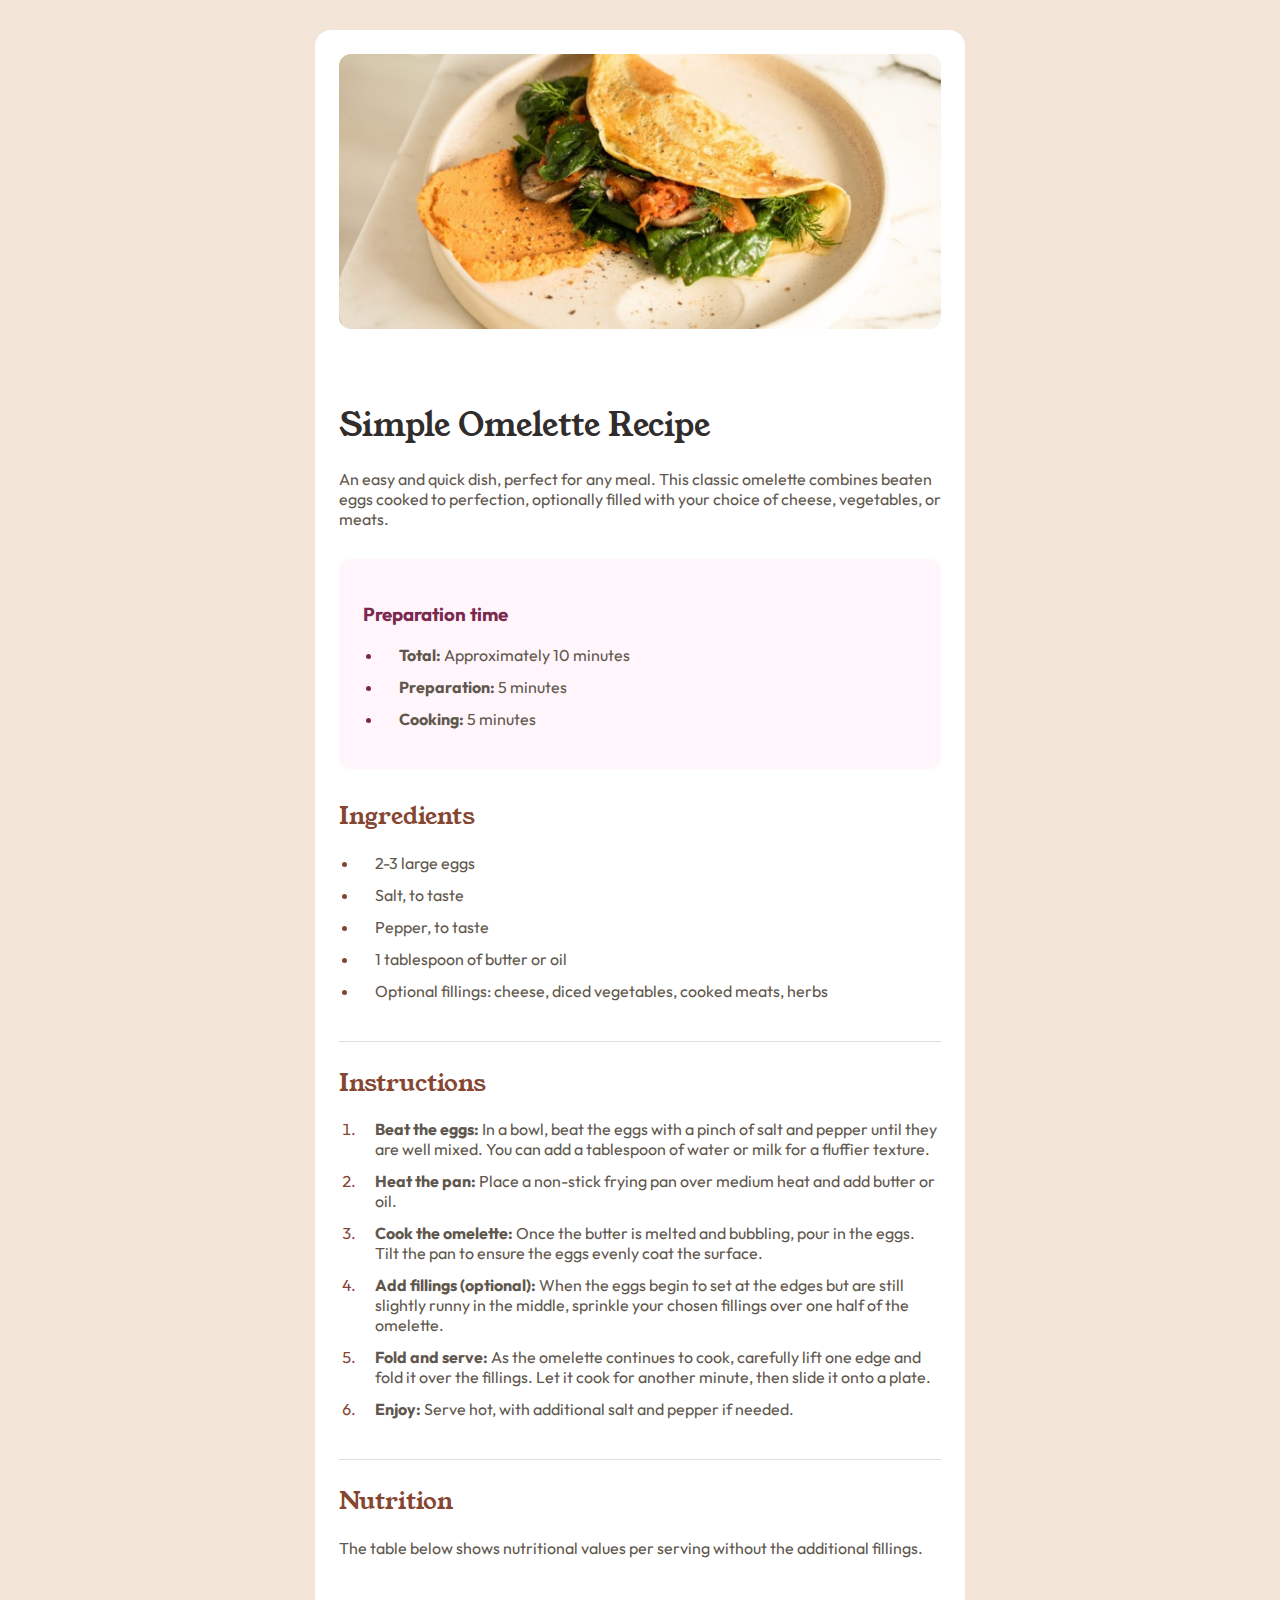
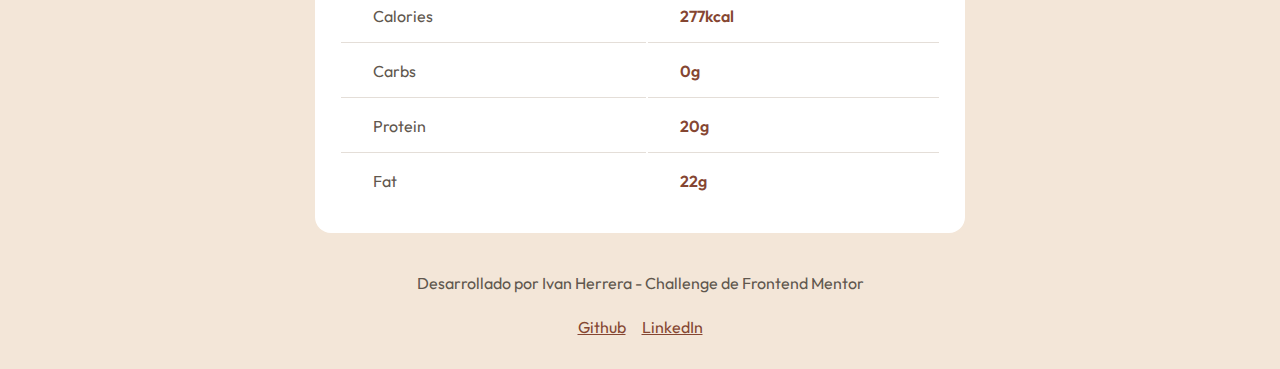
<file: 01-recipe-page/index.html>
<!DOCTYPE html>
<html lang="en">
  <head>
    <meta charset="UTF-8" />
    <meta name="viewport" content="width=device-width, initial-scale=1.0" />

    <link
      rel="icon"
      type="image/png"
      sizes="32x32"
      href="./assets/images/favicon-32x32.png"
    />

    <title>Frontend Mentor | Recipe page | Ivan Herrera</title>

    <link rel="stylesheet" href="./style.css" />

    <!-- Import font: Young Serif -->
    <link rel="preconnect" href="https://fonts.googleapis.com" />
    <link rel="preconnect" href="https://fonts.gstatic.com" crossorigin />
    <link
      href="https://fonts.googleapis.com/css2?family=Young+Serif&display=swap"
      rel="stylesheet"
    />

    <!-- Import font: Outfit -->
    <link rel="preconnect" href="https://fonts.googleapis.com" />
    <link rel="preconnect" href="https://fonts.gstatic.com" crossorigin />
    <link
      href="https://fonts.googleapis.com/css2?family=Outfit:wght@100..900&display=swap"
      rel="stylesheet"
    />
  </head>
  <body>
    <main class="recipe-card">
      <section class="recipe-card__header">
        <img
          src="./assets/images/image-omelette.jpeg"
          alt="image of an omelette"
          class="recipe-card__image"
        />
      </section>

      <section class="recipe-card__body">
        <h1 class="recipe-card__title">Simple Omelette Recipe</h1>

        <p class="recipe-card__description">
          An easy and quick dish, perfect for any meal. This classic omelette combines
          beaten eggs cooked to perfection, optionally filled with your choice of cheese,
          vegetables, or meats.
        </p>

        <section class="recipe-card__preparation-time">
          <h3 class="recipe-card__preparation-title">Preparation time</h3>
          <ul class="recipe-card__list">
            <li class="recipe-card__item recipe-card__item--rose">
              <strong>Total:</strong> Approximately 10 minutes
            </li>
            <li class="recipe-card__item recipe-card__item--rose">
              <strong>Preparation:</strong> 5 minutes
            </li>
            <li class="recipe-card__item recipe-card__item--rose">
              <strong>Cooking:</strong> 5 minutes
            </li>
          </ul>
        </section>

        <section class="recipe-card__section recipe-card__ingredients">
          <h2 class="recipe-card__subtitle">Ingredients</h2>
          <ul class="recipe-card__list">
            <li class="recipe-card__item recipe-card__item--brown">
              2-3 large eggs
            </li>
            <li class="recipe-card__item recipe-card__item--brown">
              Salt, to taste
            </li>
            <li class="recipe-card__item recipe-card__item--brown">
              Pepper, to taste
            </li>
            <li class="recipe-card__item recipe-card__item--brown">
              1 tablespoon of butter or oil
            </li>
            <li class="recipe-card__item recipe-card__item--brown">
              Optional fillings: cheese, diced vegetables, cooked meats, herbs
            </li>
          </ul>
        </section>

        <section class="recipe-card__section recipe-card__instructions">
          <h2 class="recipe-card__subtitle">Instructions</h2>
          <ol class="recipe-card__list">
            <li class="recipe-card__item recipe-card__item--brown">
              <strong> Beat the eggs:</strong> In a bowl, beat the eggs with a pinch of
              salt and pepper until they are well mixed. You can add a tablespoon of water
              or milk for a fluffier texture.
            </li>
            <li class="recipe-card__item recipe-card__item--brown">
              <strong>Heat the pan:</strong> Place a non-stick frying pan over medium heat
              and add butter or oil.
            </li>
            <li class="recipe-card__item recipe-card__item--brown">
              <strong>Cook the omelette:</strong> Once the butter is melted and bubbling,
              pour in the eggs. Tilt the pan to ensure the eggs evenly coat the surface.
            </li>
            <li class="recipe-card__item recipe-card__item--brown">
              <strong>Add fillings (optional):</strong> When the eggs begin to set at the
              edges but are still slightly runny in the middle, sprinkle your chosen
              fillings over one half of the omelette.
            </li>
            <li class="recipe-card__item recipe-card__item--brown">
              <strong>Fold and serve:</strong> As the omelette continues to cook,
              carefully lift one edge and fold it over the fillings. Let it cook for
              another minute, then slide it onto a plate.
            </li>
            <li class="recipe-card__item recipe-card__item--brown">
              <strong>Enjoy:</strong> Serve hot, with additional salt and pepper if
              needed.
            </li>
          </ol>
        </section>

        <section class="recipe-card__nutrition">
          <h2 class="recipe-card__subtitle">Nutrition</h2>
          <p class="recipe-card__description">
            The table below shows nutritional values per serving without the additional
            fillings.
          </p>
          <table class="nutrition-table">
            <tbody>
              <tr class="nutrition-table__row">
                <td class="nutrition-table__cell">Calories</td>
                <td class="nutrition-table__cell nutrition-table__cell--highlight">
                  277kcal
                </td>
              </tr>
              <tr class="nutrition-table__row">
                <td class="nutrition-table__cell">Carbs</td>
                <td class="nutrition-table__cell nutrition-table__cell--highlight">0g</td>
              </tr>
              <tr class="nutrition-table__row">
                <td class="nutrition-table__cell">Protein</td>
                <td class="nutrition-table__cell nutrition-table__cell--highlight">
                  20g
                </td>
              </tr>

              <tr class="nutrition-table__row">
                <td class="nutrition-table__cell">Fat</td>
                <td class="nutrition-table__cell nutrition-table__cell--highlight">
                  22g
                </td>
              </tr>
            </tbody>
          </table>
        </section>
      </section>
    </main>

    <footer class="footer">
      <p class="footer__text">
        Desarrollado por Ivan Herrera - Challenge de Frontend Mentor
      </p>
      <div class="footer__links">
        <a href="#" class="footer__link footer__link--brown">Github</a>
        <a href="#" class="footer__link footer__link--brown">LinkedIn</a>
      </div>
    </footer>
  </body>
</html>
</file>
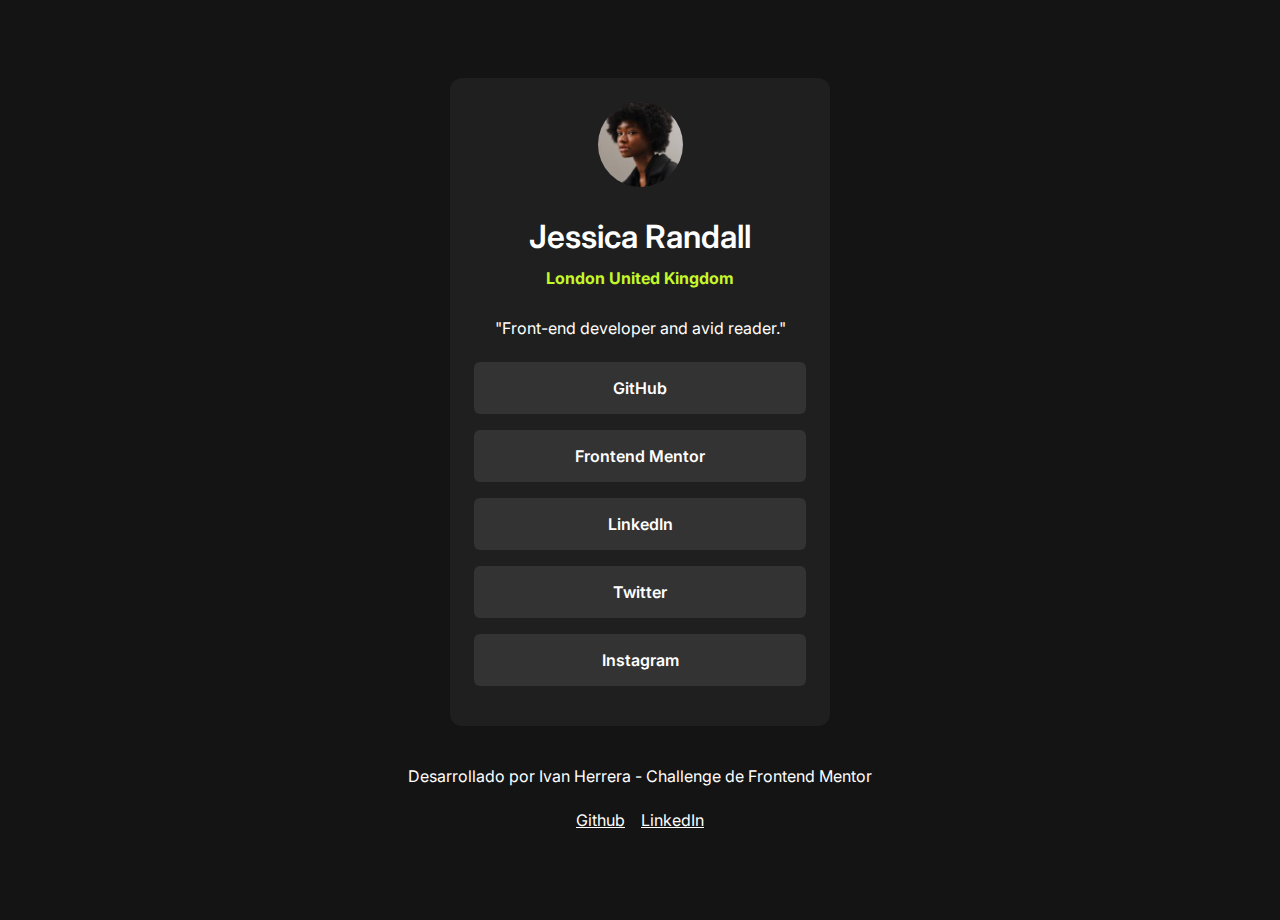
<file: 02-social-links-profile/index.html>
<!DOCTYPE html>
<html lang="en">
  <head>
    <meta charset="UTF-8" />
    <meta name="viewport" content="width=device-width, initial-scale=1.0" />

    <link
      rel="icon"
      type="image/png"
      sizes="32x32"
      href="./assets/images/favicon-32x32.png"
    />

    <title>Frontend Mentor | Social links profile | Ivan Herrera</title>

    <link rel="stylesheet" href="./style.css" />

    <!-- Import font: Inter -->
    <link rel="preconnect" href="https://fonts.googleapis.com" />
    <link rel="preconnect" href="https://fonts.gstatic.com" crossorigin />
    <link
      href="https://fonts.googleapis.com/css2?family=Inter:ital,opsz,wght@0,14..32,100..900;1,14..32,100..900&display=swap"
      rel="stylesheet"
    />
  </head>
  <body>
    <main class="social-links-card">
      <section class="social-links-card__container">
        <section class="social-links-card__header">
          <img
            src="./assets/images/avatar-jessica.jpeg"
            alt="Image profile from Jessica Randall"
            class="social-links-card__image"
          />

          <h1 class="social-links-card__title">Jessica Randall</h1>
          <h2 class="social-links-card__subtitle">London United Kingdom</h2>
          <p class="social-links-card__description">
            "Front-end developer and avid reader."
          </p>
        </section>

        <nav>
          <ul class="social-links-card__links">
            <li class="social-links-card__item">
              <a
                href="https://github.com/"
                target="_blank"
                rel="noopener noreferrer"
                class="social-links-card__link"
                >GitHub</a
              >
            </li>
            <li class="social-links-card__item">
              <a
                href="https://www.frontendmentor.io/challenges"
                target="_blank"
                rel="noopener noreferrer"
                class="social-links-card__link"
                >Frontend Mentor</a
              >
            </li>
            <li class="social-links-card__item">
              <a
                href="https://www.linkedin.com"
                target="_blank"
                rel="noopener noreferrer"
                class="social-links-card__link"
                >LinkedIn</a
              >
            </li>
            <li class="social-links-card__item">
              <a
                href="https://x.com"
                target="_blank"
                rel="noopener noreferrer"
                class="social-links-card__link"
                >Twitter</a
              >
            </li>
            <li class="social-links-card__item">
              <a
                href="https://www.instagram.com/"
                target="_blank"
                rel="noopener noreferrer"
                class="social-links-card__link"
                >Instagram</a
              >
            </li>
          </ul>
        </nav>
      </section>
    </main>

    <footer class="footer">
      <p class="footer__text">
        Desarrollado por Ivan Herrera - Challenge de Frontend Mentor
      </p>
      <div class="footer__links">
        <a href="#" class="footer__link">Github</a>
        <a href="#" class="footer__link">LinkedIn</a>
      </div>
    </footer>
  </body>
</html>
</file>
<file: 01-recipe-page/style.css>
:root {
  /* Background colors */
  --color-bg-body: rgb(243, 230, 216);
  --color-bg-card: rgb(255, 255, 255);
  --color-bg-rose: rgb(255, 245, 250);

  /* Text colors */
  --color-text-stone: rgb(48, 45, 44);
  --color-text-default: rgb(95, 87, 78);
  --color-text-rose: rgb(123, 40, 79);
  --color-text-brown: rgb(133, 70, 50);

  /* Interaction colors */
  --color-text-brown-hover: rgb(102, 53, 39);

  /* Border colors */
  --color-border-default: rgb(228, 222, 216);

  /* Fonts */
  --font-primary: 'Outfit', sans-serif;
  --font-secondary: 'Young Serif', serif;
}

body {
  background-color: var(--color-bg-body);
  color: var(--color-text-default);
  font-family: var(--font-primary);
  font-size: 16px;
  margin: 0;
  padding: 0;
  box-sizing: border-box;
}

.recipe-card {
  background-color: var(--color-bg-card);
  max-width: 650px;
  margin: 30px auto;
  border-radius: 16px;
}

.recipe-card__header {
  padding: 24px;
}

.recipe-card__body {
  padding: 24px;
}

.recipe-card__image {
  width: 100%;
  border-radius: 12px;
  aspect-ratio: 164/75;
}

.recipe-card__title {
  font-family: var(--font-secondary);
  font-weight: 400;
  color: var(--color-text-stone);
}

.recipe-card__subtitle {
  font-family: var(--font-secondary);
  font-weight: 400;
  color: var(--color-text-brown);
}

.recipe-card__description {
  font-weight: 400;
  margin-bottom: 30px;
}

.recipe-card__preparation-title {
  color: var(--color-text-rose);
  font-weight: 700;
}

.recipe-card__list {
  padding-left: 0;
  margin-left: 20px;
}

.recipe-card__item {
  padding-left: 1rem;
  margin-bottom: 0.75rem;
  color: var(--color-text-default);
}

.recipe-card__item--rose::marker {
  color: var(--color-text-rose);
}

.recipe-card__item--brown::marker {
  color: var(--color-text-brown);
}

.recipe-card__preparation-time {
  background-color: var(--color-bg-rose);
  border-radius: 12px;
  padding: 24px;
  margin-bottom: 30px;
}

.recipe-card__section {
  border-bottom: 1px solid var(--color-border-default);
  padding-bottom: 24px;
  margin-bottom: 24px;
}

.nutrition-table {
  width: 100%;
}

.nutrition-table__cell {
  padding: 1rem 2rem;
  border-bottom: 1px solid var(--color-border-default);
}

.nutrition-table__row:last-child .nutrition-table__cell {
  border-bottom: none;
}

.nutrition-table__cell--highlight {
  color: var(--color-text-brown);
  font-weight: 600;
}

.footer {
  margin: 2rem auto;
  text-align: center;
}

.footer__text {
  padding: 0.5rem;
}

.footer__links {
  display: flex;
  justify-content: center;
  gap: 1rem;
  margin-top: 1rem;
}

.footer__link--brown {
  color: var(--color-text-brown);
}

.footer__link--brown:hover {
  color: var(--color-text-brown-hover);
}

@media (max-width: 600px) {
  .recipe-card {
    margin: 0;
    border-radius: 0;
  }

  .recipe-card__image {
    border-radius: 0;
  }

  .recipe-card__header {
    padding: 0;
  }
}
</file>
<file: 02-social-links-profile/style.css>
:root {
  /* Background colors */
  --color-bg-body: rgb(20, 20, 20);
  --color-bg-card: rgb(31, 31, 31);
  --color-bg-button: rgb(51, 51, 51);

  /* Text colors */
  --color-text-default: rgb(255, 255, 255);
  --color-text-green: rgb(197, 248, 42);

  /* Font */
  --font-primary: 'Inter', serif;
}

* {
  box-sizing: border-box;
  margin: 0;
  padding: 0;
}

body {
  background-color: var(--color-bg-body);
  color: var(--color-text-default);
  font-family: var(--font-primary);
  font-size: 16px;
  display: flex;
  flex-direction: column;
  justify-content: center;
  align-items: center;
  height: 100vh;
  margin-top: 20px;
}

.social-links-card {
  width: 100%;
  display: flex;
  justify-content: center;
  align-items: center;
}

.social-links-card__container {
  background-color: var(--color-bg-card);
  border-radius: 12px;
  width: 380px;
}

.social-links-card__header {
  display: flex;
  flex-direction: column;
  align-items: center;
  justify-content: center;
  padding: 24px 24px 0 24px;
}

.social-links-card__image {
  width: 85px;
  height: 85px;
  border-radius: 50%;
  margin-bottom: 30px;
}

.social-links-card__title {
  font-size: 32px;
  font-weight: 600;
  margin-bottom: 12px;
}

.social-links-card__subtitle {
  color: var(--color-text-green);
  font-weight: 700;
  font-size: 16px;
  margin: 0;
  margin-bottom: 30px;
}

.social-links-card__links {
  list-style: none;
  text-align: center;
  padding-left: 0;
  padding: 24px;
}

.social-links-card__item {
  background-color: var(--color-bg-button);
  border-radius: 6px;
  margin-bottom: 16px;
}

.social-links-card__link {
  display: block;
  font-weight: 600;
  text-decoration: none;
  color: var(--color-text-default);
  padding: 16px 12px;
  border-radius: 6px;
  transition: background-color 0.3s, color 0.3s;
}

.social-links-card__item:hover .social-links-card__link {
  background-color: var(--color-text-green);
  color: var(--color-bg-card);
}

.footer {
  margin: 2rem auto;
  text-align: center;
}

.footer__text {
  padding: 0.5rem;
}

.footer__links {
  display: flex;
  justify-content: center;
  gap: 1rem;
  margin-top: 1rem;
}

.footer__link {
  color: var(--color-text-default);
}

.footer__link:hover {
  color: var(--color-text-green);
}

@media (max-width: 600px) {
  .social-links-card__container {
    margin: 0 12px;
  }
}
</file>
